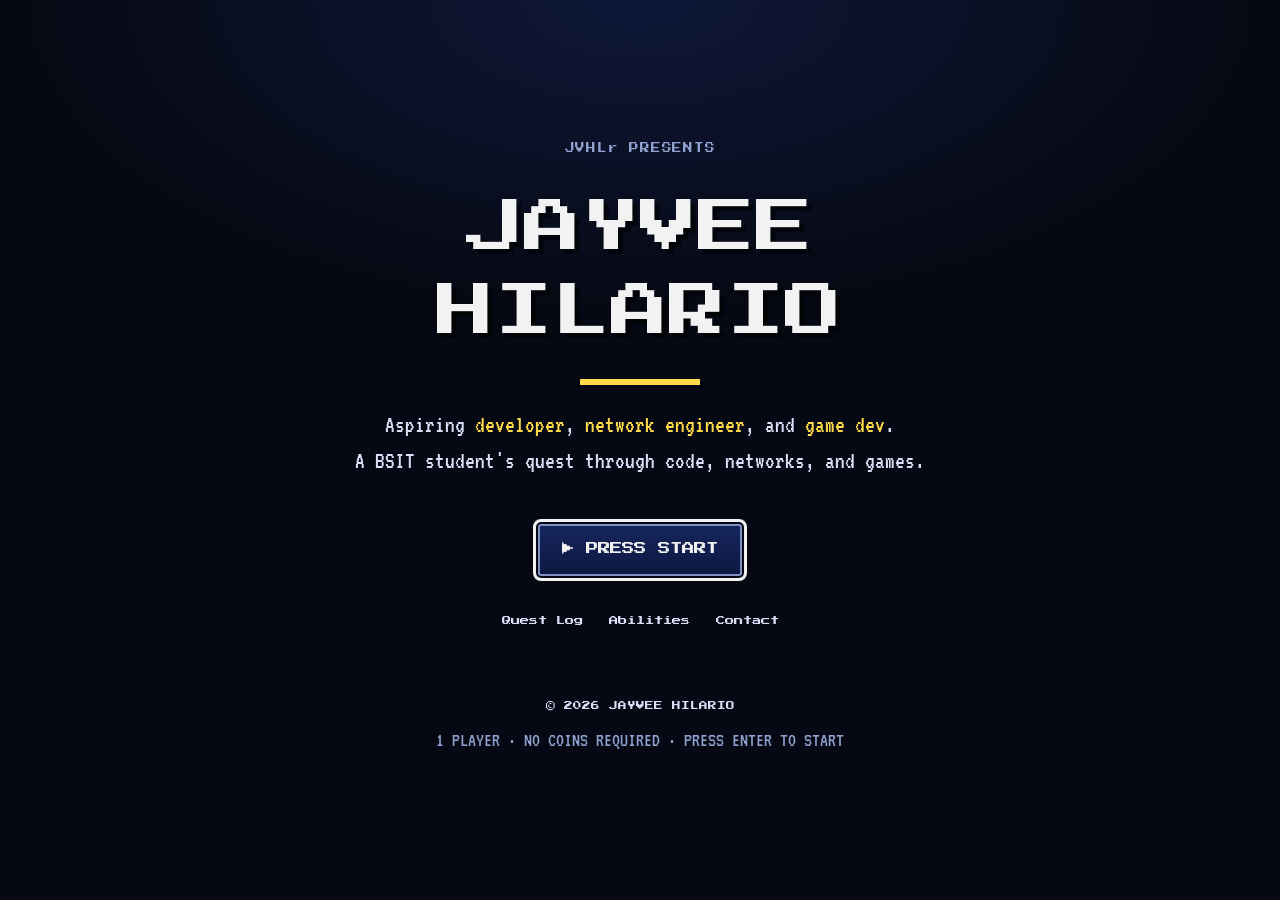
<file: index.html>
<!DOCTYPE html>
<html lang="en">

<head>
  <meta charset="UTF-8">
  <meta name="viewport" content="width=device-width, initial-scale=1.0">
  <meta name="description"
    content="Jayvee Hilario: BSIT student and aspiring developer. Press start to enter the portfolio.">
  <title>Jayvee Hilario | Press Start</title>
  <link rel="stylesheet" href="css/styles.css?v=3">
  <link rel="icon" type="image/png" href="[data-uri]">
</head>

<body>

  <main class="title-screen">
    <p class="title__presents">JVHLr PRESENTS</p>

    <h1 class="title__logo">JAYVEE<br>HILARIO</h1>
    <div class="title__rule" aria-hidden="true"></div>

    <p class="title__tag">
      Aspiring <b>developer</b>, <b>network engineer</b>, and <b>game dev</b>.<br>
      A BSIT student's quest through code, networks, and games.
    </p>

    <a class="title__start win" href="portfolio.html">&#9654; PRESS START</a>

    <nav class="title__menu" aria-label="Quick entry">
      <a class="title__opt" href="portfolio.html#projects">Quest Log</a>
      <a class="title__opt" href="portfolio.html#skills">Abilities</a>
      <a class="title__opt" href="portfolio.html#contact">Contact</a>
    </nav>

    <p class="title__foot">
      <span class="title__copy">&copy; 2026 JAYVEE HILARIO</span><br>
      1 PLAYER &middot; NO COINS REQUIRED &middot; PRESS ENTER TO START
    </p>
  </main>

  <script>
    document.addEventListener('keydown', function (e) {
      if (e.key === 'Enter') window.location.href = 'portfolio.html';
    });
  </script>
</body>

</html>
</file>
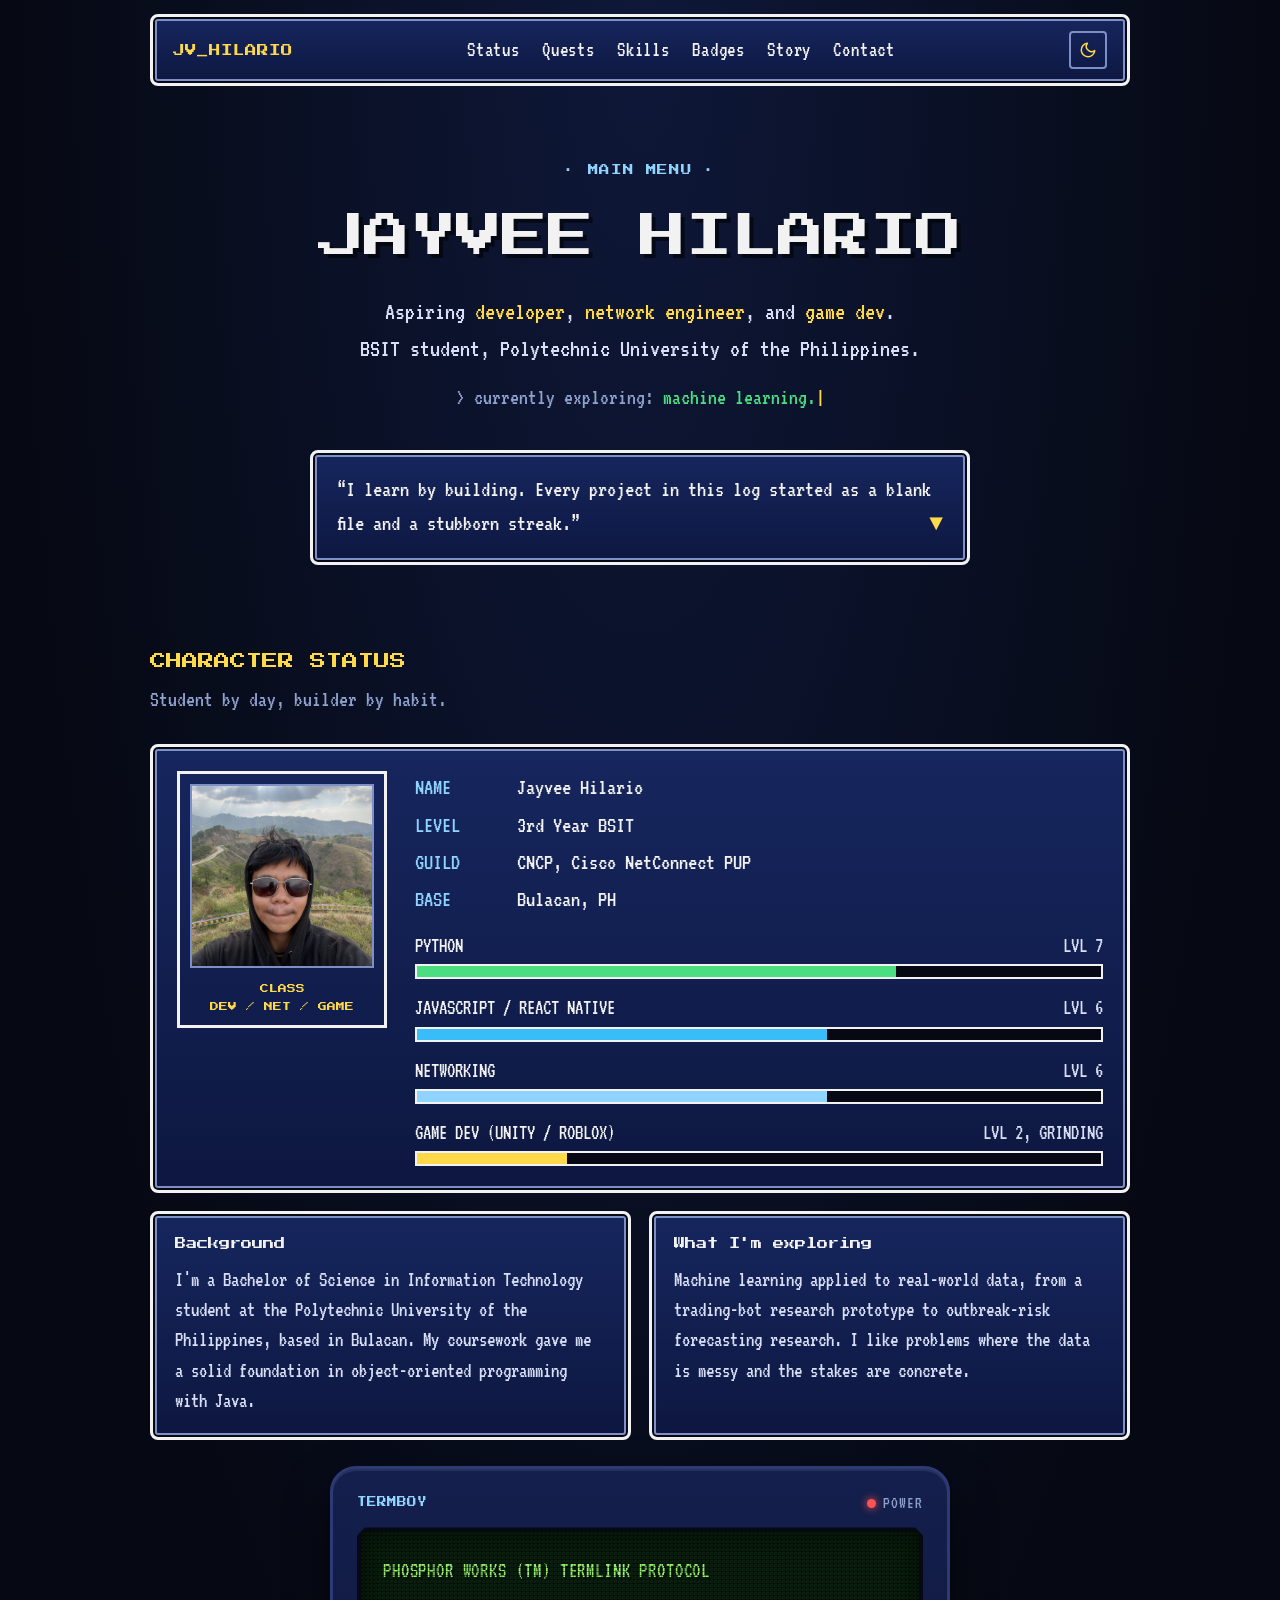
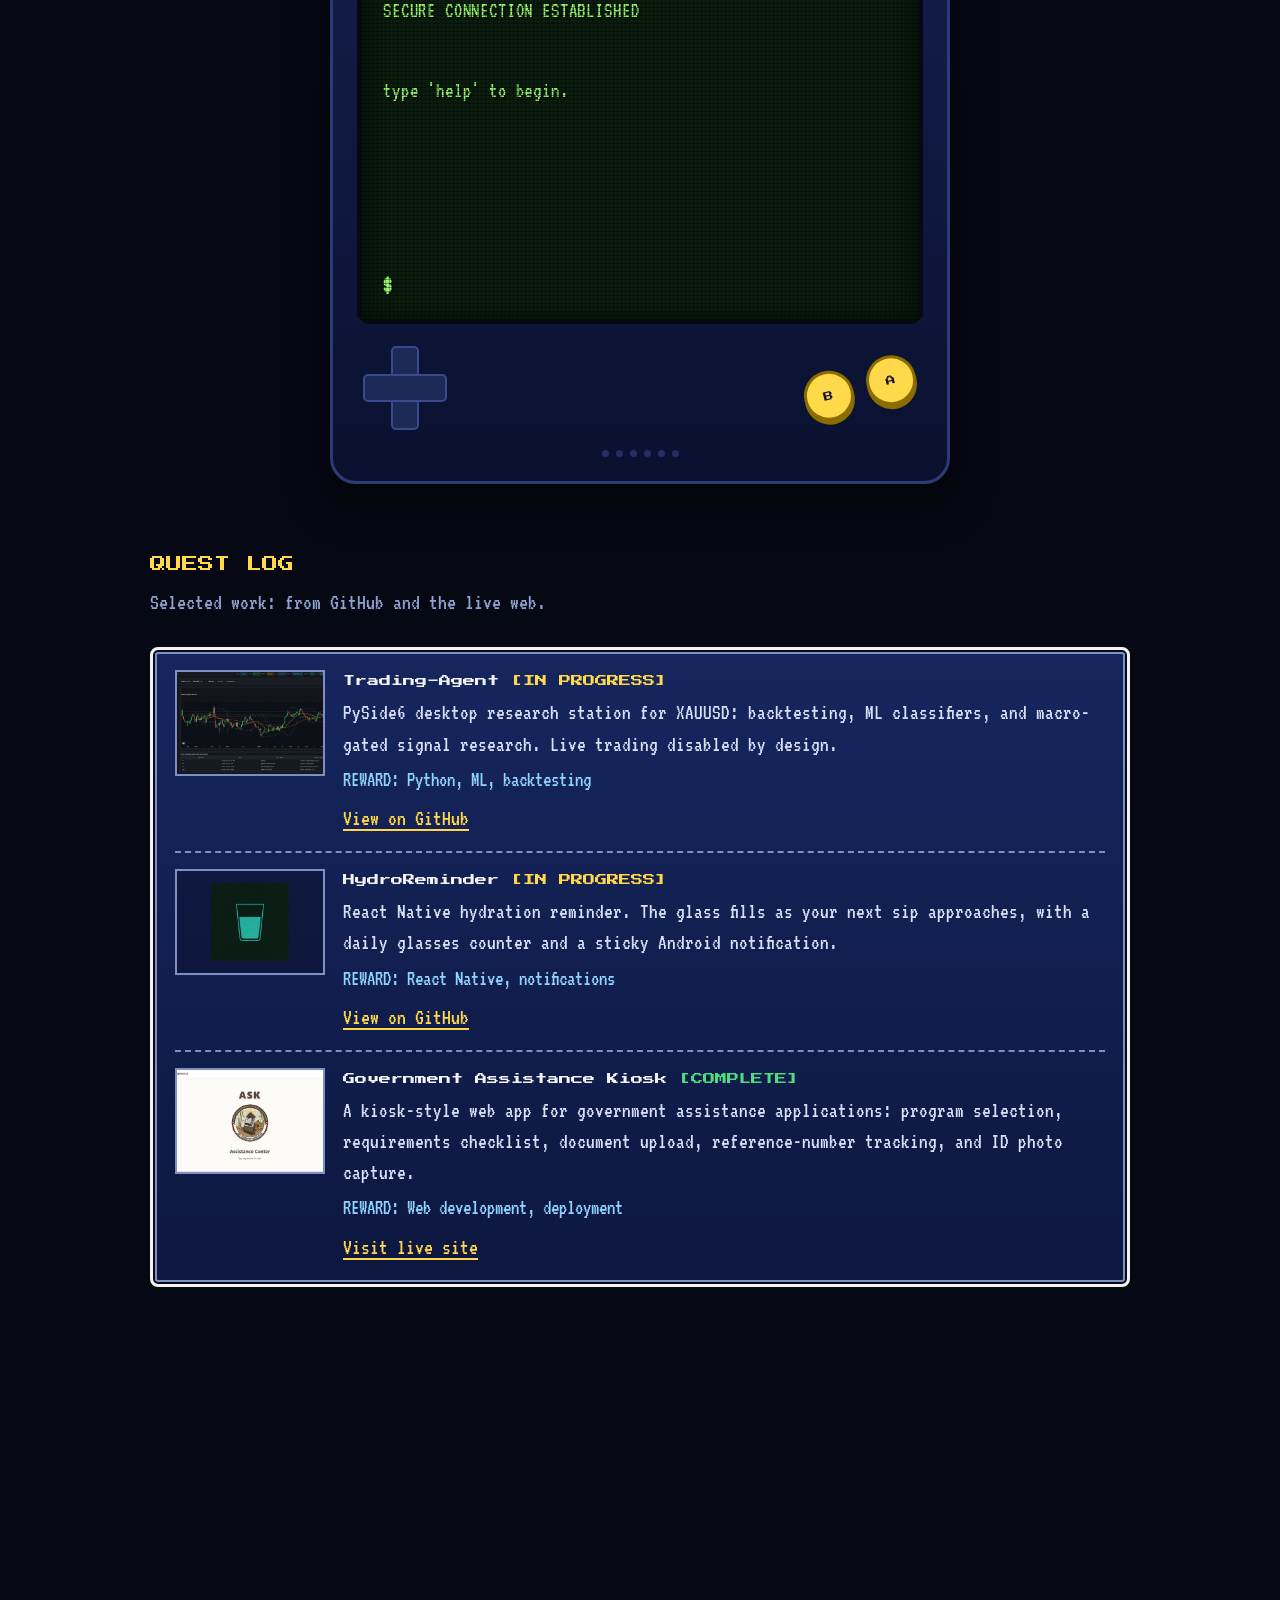
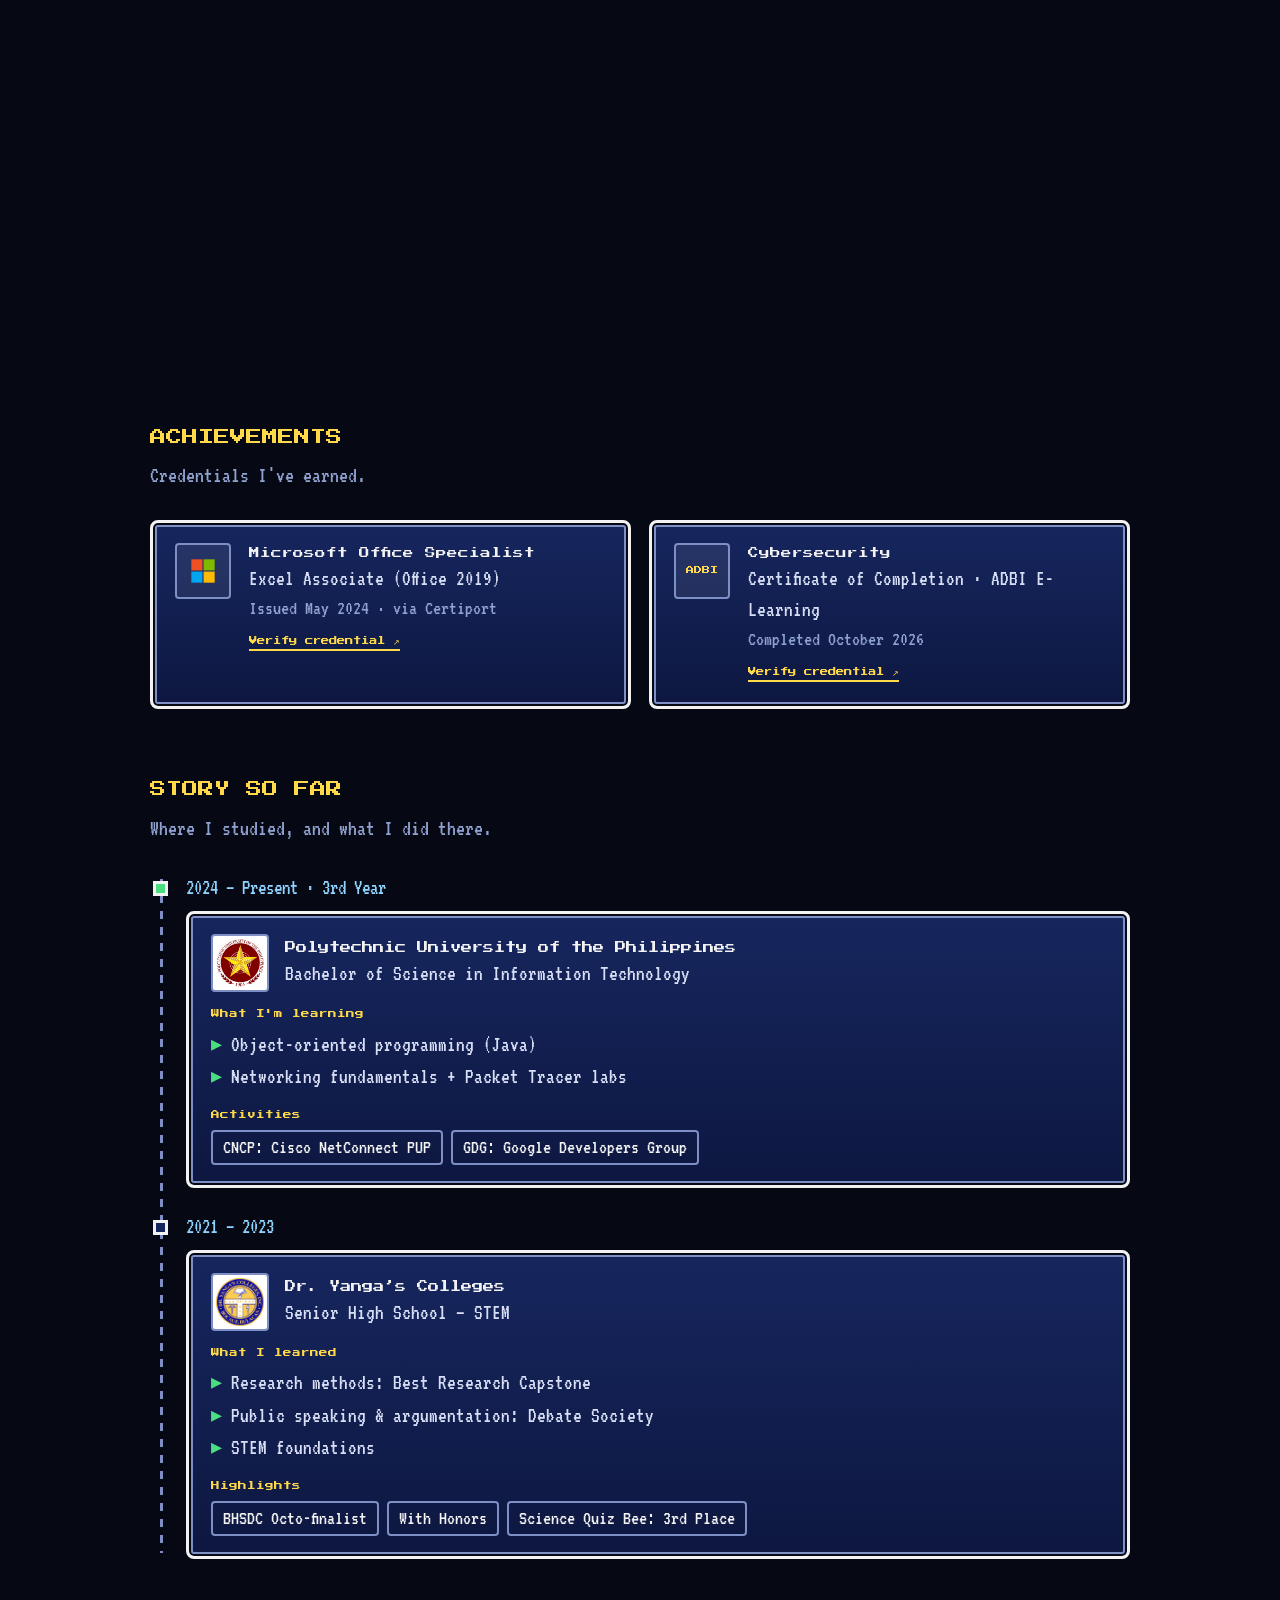
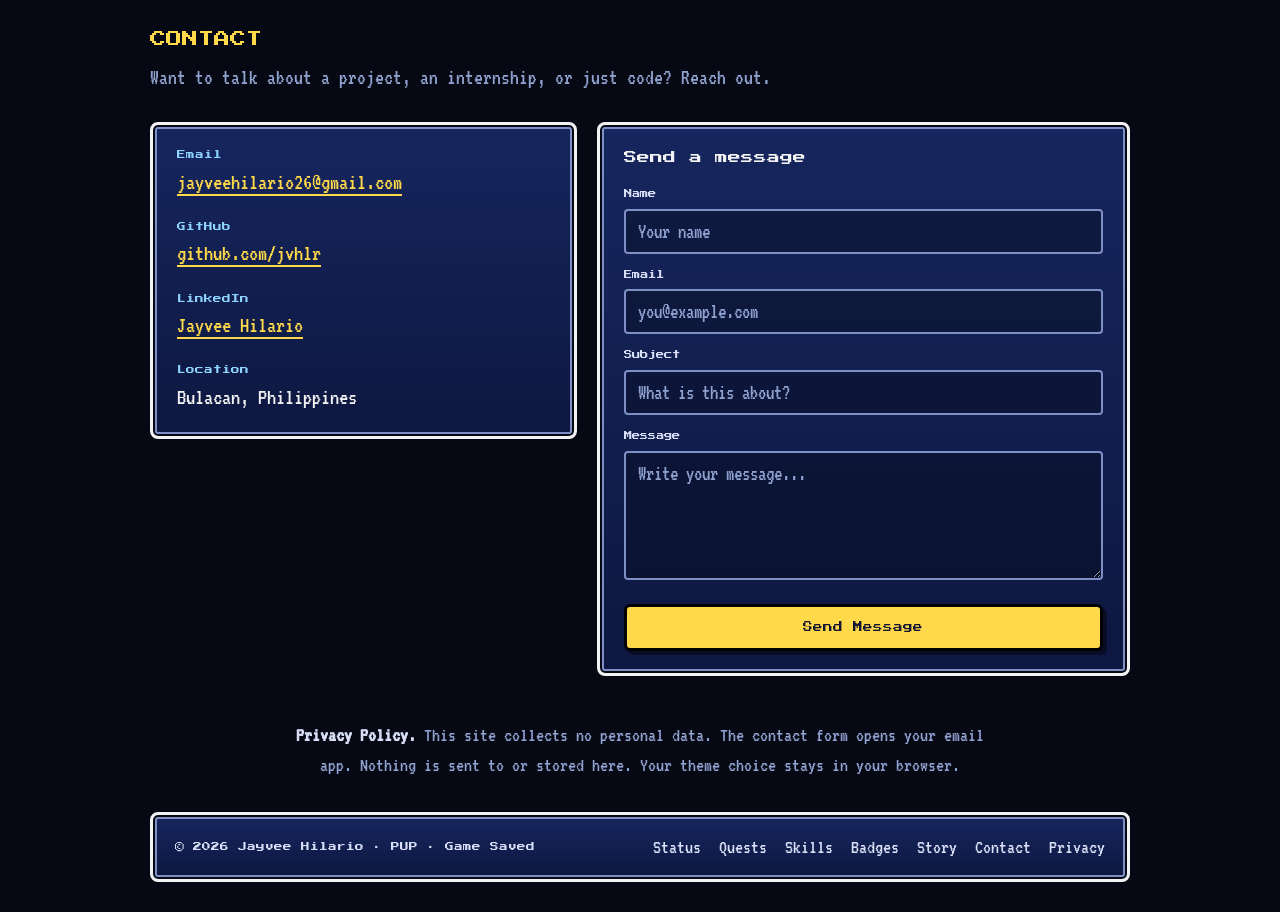
<file: portfolio.html>
<!DOCTYPE html>
<html lang="en">

<head>
  <meta charset="UTF-8">
  <meta name="viewport" content="width=device-width, initial-scale=1.0">
  <meta name="description"
    content="Jayvee Hilario: BSIT student and aspiring developer. Projects, skills, and contact.">
  <title>Jayvee Hilario | Developer Portfolio</title>
  <link rel="stylesheet" href="css/styles.css?v=3">
  <link rel="icon" type="image/png" href="[data-uri]">
</head>

<body>

  <a href="#main" class="skip-link">Skip to content</a>

  <div class="progress" aria-hidden="true"><div class="progress__bar"></div></div>

  <!-- ═══ NAV ═══ -->
  <nav class="nav" aria-label="Main navigation">
    <div class="container">
      <div class="nav__inner win">
        <a href="index.html" class="nav__brand" title="Back to title screen">JV_HILARIO</a>
        <button class="nav__toggle" aria-label="Toggle menu">Menu</button>
        <ul class="nav__links">
          <li><a href="#about" class="nav__link">Status</a></li>
          <li><a href="#projects" class="nav__link">Quests</a></li>
          <li><a href="#skills" class="nav__link">Skills</a></li>
          <li><a href="#certifications" class="nav__link">Badges</a></li>
          <li><a href="#education" class="nav__link">Story</a></li>
          <li><a href="#contact" class="nav__link">Contact</a></li>
        </ul>
        <button type="button" id="theme-toggle" class="theme-toggle" aria-label="Toggle light and dark mode">
          <svg class="theme-toggle__moon" width="18" height="18" viewBox="0 0 24 24" fill="none" stroke="currentColor" stroke-width="2" stroke-linecap="round" stroke-linejoin="round" aria-hidden="true"><path d="M21 12.79A9 9 0 1 1 11.21 3 7 7 0 0 0 21 12.79z"/></svg>
          <svg class="theme-toggle__sun" width="18" height="18" viewBox="0 0 24 24" fill="none" stroke="currentColor" stroke-width="2" stroke-linecap="round" stroke-linejoin="round" aria-hidden="true"><circle cx="12" cy="12" r="5"/><line x1="12" y1="1" x2="12" y2="3"/><line x1="12" y1="21" x2="12" y2="23"/><line x1="4.22" y1="4.22" x2="5.64" y2="5.64"/><line x1="18.36" y1="18.36" x2="19.78" y2="19.78"/><line x1="1" y1="12" x2="3" y2="12"/><line x1="21" y1="12" x2="23" y2="12"/><line x1="4.22" y1="19.78" x2="5.64" y2="18.36"/><line x1="18.36" y1="5.64" x2="19.78" y2="4.22"/></svg>
        </button>
      </div>
    </div>
  </nav>

  <main id="main">

    <!-- ═══ HERO / MAIN MENU ═══ -->
    <section class="hero" id="top">
      <div class="container">
        <p class="hero__tag">&middot; MAIN MENU &middot;</p>
        <h1 class="hero__heading">JAYVEE HILARIO</h1>
        <p class="hero__roles">
          Aspiring <b>developer</b>, <b>network engineer</b>, and <b>game dev</b>.<br>
          BSIT student, Polytechnic University of the Philippines.
        </p>
        <p class="hero__typed">
          <span class="typed-prefix">&gt; currently exploring:&nbsp;</span><span id="typed-text"></span><span class="typed-cursor" aria-hidden="true">|</span>
        </p>
        <div class="dialog win">
          <p>&ldquo;I learn by building. Every project in this log started as a blank
          file and a stubborn streak.&rdquo; <span class="dialog__next" aria-hidden="true">&#9660;</span></p>
        </div>
      </div>
    </section>

    <!-- ═══ ABOUT / CHARACTER STATUS ═══ -->
    <section class="section" id="about">
      <div class="container">
        <h2 class="section-title fade-in">CHARACTER STATUS</h2>
        <p class="section-subtitle fade-in">
          Student by day, builder by habit.
        </p>

        <div class="status win fade-in">
          <div class="status__photo-box">
            <img class="status__photo" src="[data-uri]" alt="Portrait of Jayvee Hilario">
            <p class="status__class">CLASS<br>DEV / NET / GAME</p>
          </div>
          <div class="status__main">
            <p class="kv"><span class="k">NAME</span><span>Jayvee Hilario</span></p>
            <p class="kv"><span class="k">LEVEL</span><span>3rd Year BSIT</span></p>
            <p class="kv"><span class="k">GUILD</span><span>CNCP, Cisco NetConnect PUP</span></p>
            <p class="kv"><span class="k">BASE</span><span>Bulacan, PH</span></p>

            <div class="stat">
              <div class="stat__row"><span>PYTHON</span><span class="lvl">LVL 7</span></div>
              <div class="bar bar--hp"><i style="width:70%"></i></div>
            </div>
            <div class="stat">
              <div class="stat__row"><span>JAVASCRIPT / REACT NATIVE</span><span class="lvl">LVL 6</span></div>
              <div class="bar bar--mp"><i style="width:60%"></i></div>
            </div>
            <div class="stat">
              <div class="stat__row"><span>NETWORKING</span><span class="lvl">LVL 6</span></div>
              <div class="bar bar--nt"><i style="width:60%"></i></div>
            </div>
            <div class="stat">
              <div class="stat__row"><span>GAME DEV (UNITY / ROBLOX)</span><span class="lvl">LVL 2, GRINDING</span></div>
              <div class="bar bar--xp"><i style="width:22%"></i></div>
            </div>
          </div>
        </div>

        <div class="features features--two about-cards stagger">
          <article class="feature win">
            <h3 class="feature__title">Background</h3>
            <p class="feature__text">
              I'm a Bachelor of Science in Information Technology student at the
              Polytechnic University of the Philippines, based in Bulacan.
              My coursework gave me a solid foundation in object-oriented
              programming with Java.
            </p>
          </article>

          <article class="feature win">
            <h3 class="feature__title">What I'm exploring</h3>
            <p class="feature__text">
              Machine learning applied to real-world data, from a trading-bot
              research prototype to outbreak-risk forecasting research. I like
              problems where the data is messy and the stakes are concrete.
            </p>
          </article>
        </div>

        <div class="terminal fade-in">
          <div class="terminal__brand">
            <span class="terminal__name">TERMBOY</span>
            <span class="terminal__power-wrap"><span class="terminal__power" aria-hidden="true"></span>POWER</span>
          </div>
          <div class="terminal__screen">
            <div class="terminal__body" id="terminal-body" aria-live="polite">
              <div class="terminal__output">PHOSPHOR WORKS (TM) TERMLINK PROTOCOL</div>
              <div class="terminal__output">SECURE CONNECTION ESTABLISHED</div>
              <div class="terminal__output">&nbsp;</div>
              <div class="terminal__output">type &apos;help&apos; to begin.</div>
            </div>
            <div class="terminal__input-row">
              <span class="terminal__prompt">$</span>
              <input type="text" id="terminal-input" class="terminal__input" autocomplete="off" autocapitalize="off" spellcheck="false" aria-label="Type a terminal command">
            </div>
          </div>
          <div class="terminal__controls">
            <div class="terminal__dpad" aria-hidden="true"></div>
            <div class="terminal__ab">
              <button type="button" class="terminal__btn" tabindex="-1" aria-label="Focus terminal input">B</button>
              <button type="button" class="terminal__btn" tabindex="-1" aria-label="Focus terminal input">A</button>
            </div>
          </div>
          <div class="terminal__speaker" aria-hidden="true"><i></i><i></i><i></i><i></i><i></i><i></i></div>
        </div>
      </div>
    </section>

    <!-- ═══ PROJECTS / QUEST LOG ═══ -->
    <section class="section" id="projects">
      <div class="container">
        <h2 class="section-title fade-in">QUEST LOG</h2>
        <p class="section-subtitle fade-in">
          Selected work: from GitHub and the live web.
        </p>

        <div class="win quest-log fade-in">
          <div id="project-grid">
            <article class="quest">
              <img class="quest__img" src="img/trading-agent-gui.jpg" alt="Trading-Agent Market Chart screen" loading="lazy">
              <div class="quest__body">
              <h3 class="quest__title">Trading-Agent <span class="quest__status quest__status--wip">[IN PROGRESS]</span></h3>
              <p class="quest__text">
                PySide6 desktop research station for XAUUSD: backtesting, ML
                classifiers, and macro-gated signal research. Live trading
                disabled by design.
              </p>
              <p class="quest__reward">REWARD: Python, ML, backtesting</p>
              <p class="quest__link">
                <a href="https://github.com/jvhlr/Trading-Agent" target="_blank" rel="noopener noreferrer">View on GitHub</a>
              </p>
            </div>
            </article>

            <article class="quest">
              <img class="quest__img quest__img--icon" src="img/hydroreminder-icon.png" alt="HydroReminder app icon" loading="lazy">
              <div class="quest__body">
              <h3 class="quest__title">HydroReminder <span class="quest__status quest__status--wip">[IN PROGRESS]</span></h3>
              <p class="quest__text">
                React Native hydration reminder. The glass fills as your next
                sip approaches, with a daily glasses counter and a sticky
                Android notification.
              </p>
              <p class="quest__reward">REWARD: React Native, notifications</p>
              <p class="quest__link">
                <a href="https://github.com/jvhlr/HydroReminder" target="_blank" rel="noopener noreferrer">View on GitHub</a>
              </p>
            </div>
            </article>

            <article class="quest">
              <img class="quest__img" src="img/kiosk-gui.jpg" alt="Government Assistance Kiosk welcome screen" loading="lazy">
              <div class="quest__body">
              <h3 class="quest__title">Government Assistance Kiosk <span class="quest__status">[COMPLETE]</span></h3>
              <p class="quest__text">
                A kiosk-style web app for government assistance applications:
                program selection, requirements checklist, document upload,
                reference-number tracking, and ID photo capture.
              </p>
              <p class="quest__reward">REWARD: Web development, deployment</p>
              <p class="quest__link">
                <a href="https://kioskkk.netlify.app/" target="_blank" rel="noopener noreferrer">Visit live site</a>
              </p>
            </div>
            </article>
          </div>
        </div>
      </div>
    </section>

    <!-- ═══ SKILLS / ABILITIES ═══ -->
    <section class="section" id="skills">
      <div class="container">
        <h2 class="section-title fade-in">ABILITIES</h2>
        <p class="section-subtitle fade-in">
          What I can actually ship with today.
        </p>

        <div class="features features--skills stagger">
          <article class="feature win">
            <h3 class="feature__title">Languages</h3>
            <div class="skill-chips">
              <button type="button" class="skill-chip" data-used="OOP coursework in Java">Java</button>
              <button type="button" class="skill-chip" data-used="Trading-Agent research prototype">Python</button>
              <button type="button" class="skill-chip" data-used="HydroReminder and this site">JavaScript</button>
            </div>
            <p class="feature__text skill-used">hover a skill to see where i used it</p>
          </article>

          <article class="feature win">
            <h3 class="feature__title">Web</h3>
            <div class="skill-chips">
              <button type="button" class="skill-chip" data-used="this portfolio, hand-written">HTML</button>
              <button type="button" class="skill-chip" data-used="this portfolio's dark theme">CSS</button>
              <button type="button" class="skill-chip" data-used="this portfolio, mobile included">Responsive layouts</button>
            </div>
            <p class="feature__text skill-used">hover a skill to see where i used it</p>
          </article>

          <article class="feature win">
            <h3 class="feature__title">Networking</h3>
            <div class="skill-chips">
              <button type="button" class="skill-chip" data-used="CNCP: Cisco NetConnect PUP">Networking</button>
              <button type="button" class="skill-chip" data-used="network labs and simulations in CNCP">Cisco Packet Tracer</button>
              <button type="button" class="skill-chip" data-used="networking fundamentals, CNCP">OSI Model</button>
            </div>
            <p class="feature__text skill-used">hover a skill to see where i used it</p>
          </article>

          <article class="feature win">
            <h3 class="feature__title">Tools</h3>
            <div class="skill-chips">
              <button type="button" class="skill-chip" data-used="version control on every project">Git</button>
              <button type="button" class="skill-chip" data-used="where all my code lives">GitHub</button>
              <button type="button" class="skill-chip" data-used="daily driver">VS Code</button>
              <button type="button" class="skill-chip" data-used="how i move fast, then verify">AI-assisted workflows</button>
            </div>
            <p class="feature__text skill-used">hover a skill to see where i used it</p>
          </article>

          <article class="feature win">
            <h3 class="feature__title">Exploring</h3>
            <div class="skill-chips">
              <button type="button" class="skill-chip" data-used="Trading-Agent classifiers">Machine learning</button>
              <button type="button" class="skill-chip" data-used="Trading-Agent backtest engine">Backtesting</button>
              <button type="button" class="skill-chip" data-used="collectors and stores in Trading-Agent">Data pipelines</button>
              <button type="button" class="skill-chip" data-used="learning on my own time">Unity</button>
              <button type="button" class="skill-chip" data-used="learning on my own time">Roblox Studio</button>
            </div>
            <p class="feature__text skill-used">hover a skill to see where i used it</p>
          </article>
        </div>
      </div>
    </section>

    <!-- ═══ CERTIFICATIONS / ACHIEVEMENTS ═══ -->
    <section class="section" id="certifications">
      <div class="container">
        <h2 class="section-title fade-in">ACHIEVEMENTS</h2>
        <p class="section-subtitle fade-in">
          Credentials I've earned.
        </p>

        <div class="cert-grid stagger">
          <article class="cert-card win">
            <span class="cert-logo" aria-hidden="true">
              <svg width="28" height="28" viewBox="0 0 24 24" aria-hidden="true"><rect x="2" y="2" width="9.5" height="9.5" fill="#f25022"/><rect x="12.5" y="2" width="9.5" height="9.5" fill="#7fba00"/><rect x="2" y="12.5" width="9.5" height="9.5" fill="#00a4ef"/><rect x="12.5" y="12.5" width="9.5" height="9.5" fill="#ffb900"/></svg>
            </span>
            <div class="cert-card__text">
              <h3 class="cert-card__title">Microsoft Office Specialist</h3>
              <p class="cert-card__detail">Excel Associate (Office 2019)</p>
              <p class="cert-card__meta">Issued May 2024 &middot; via Certiport</p>
              <a class="cert-card__verify" href="https://www.credly.com/badges/d2aabe0f-3e57-462a-8a1d-1a40502e9721/public_url" target="_blank" rel="noopener">Verify credential &#8599;</a>
            </div>
          </article>
          <article class="cert-card win">
            <span class="cert-logo cert-logo--text" aria-hidden="true">ADBI</span>
            <div class="cert-card__text">
              <h3 class="cert-card__title">Cybersecurity</h3>
              <p class="cert-card__detail">Certificate of Completion &middot; ADBI E-Learning</p>
              <p class="cert-card__meta">Completed October 2026</p>
              <a class="cert-card__verify" href="https://elearning-adbi.org/certificate-verifier/?&amp;code=205833-179-130-6940" target="_blank" rel="noopener">Verify credential &#8599;</a>
            </div>
          </article>
        </div>
      </div>
    </section>

    <!-- ═══ EDUCATION / STORY SO FAR ═══ -->
    <section class="section" id="education">
      <div class="container">
        <h2 class="section-title fade-in">STORY SO FAR</h2>
        <p class="section-subtitle fade-in">
          Where I studied, and what I did there.
        </p>

        <div class="timeline stagger">
          <div class="timeline__item">
            <span class="timeline__dot timeline__dot--now" aria-hidden="true"></span>
            <p class="timeline__years">2024 &ndash; Present &middot; 3rd Year</p>
            <article class="timeline__card win">
              <div class="edu-head">
                <span class="edu-logo"><img src="img/pup-seal.png" alt="PUP seal" width="64" height="64"></span>
                <div class="edu-head__text">
                  <h3 class="edu-school">Polytechnic University of the Philippines</h3>
                  <p class="edu-program">Bachelor of Science in Information Technology</p>
                </div>
              </div>
              <h4 class="timeline__subhead">What I'm learning</h4>
              <ul class="timeline__list">
                <li>Object-oriented programming (Java)</li>
                <li>Networking fundamentals + Packet Tracer labs</li>
              </ul>
              <h4 class="timeline__subhead">Activities</h4>
              <ul class="timeline__tags">
                <li>CNCP: Cisco NetConnect PUP</li>
                <li>GDG: Google Developers Group</li>
              </ul>
            </article>
          </div>

          <div class="timeline__item">
            <span class="timeline__dot" aria-hidden="true"></span>
            <p class="timeline__years">2021 &ndash; 2023</p>
            <article class="timeline__card win">
              <div class="edu-head">
                <span class="edu-logo"><img src="img/dyci-seal.png" alt="Dr. Yanga's Colleges seal" width="64" height="64"></span>
                <div class="edu-head__text">
                  <h3 class="edu-school">Dr. Yanga&rsquo;s Colleges</h3>
                  <p class="edu-program">Senior High School &ndash; STEM</p>
                </div>
              </div>
              <h4 class="timeline__subhead">What I learned</h4>
              <ul class="timeline__list">
                <li>Research methods: Best Research Capstone</li>
                <li>Public speaking &amp; argumentation: Debate Society</li>
                <li>STEM foundations</li>
              </ul>
              <h4 class="timeline__subhead">Highlights</h4>
              <ul class="timeline__tags">
                <li>BHSDC Octo-finalist</li>
                <li>With Honors</li>
                <li>Science Quiz Bee: 3rd Place</li>
              </ul>
            </article>
          </div>
        </div>
      </div>
    </section>

    <!-- ═══ CONTACT ═══ -->
    <section class="section" id="contact">
      <div class="container">
        <h2 class="section-title fade-in">CONTACT</h2>
        <p class="section-subtitle fade-in">
          Want to talk about a project, an internship, or just code? Reach out.
        </p>

        <div class="contact-grid">

          <div class="contact-list win fade-in">
            <div class="contact-item">
              <p class="contact-item__label">Email</p>
              <p class="contact-item__value">
                <a href="mailto:jayveehilario26@gmail.com">jayveehilario26@gmail.com</a>
              </p>
            </div>

            <div class="contact-item">
              <p class="contact-item__label">GitHub</p>
              <p class="contact-item__value">
                <a href="https://github.com/jvhlr" target="_blank"
                  rel="noopener noreferrer">github.com/jvhlr</a>
              </p>
            </div>

            <div class="contact-item">
              <p class="contact-item__label">LinkedIn</p>
              <p class="contact-item__value">
                <a href="https://www.linkedin.com/in/jayvee-hilario-82aa0b325/" target="_blank"
                  rel="noopener noreferrer">Jayvee Hilario</a>
              </p>
            </div>

            <div class="contact-item">
              <p class="contact-item__label">Location</p>
              <p class="contact-item__value">Bulacan, Philippines</p>
            </div>
          </div>

          <div class="fade-in">
            <form class="contact-form win" id="contact-form" novalidate>
              <h2 class="contact-form__title">Send a message</h2>

              <div class="form-group">
                <label for="form-name">Name</label>
                <input type="text" id="form-name" name="name" placeholder="Your name" required autocomplete="name">
              </div>

              <div class="form-group">
                <label for="form-email">Email</label>
                <input type="email" id="form-email" name="email" placeholder="you@example.com" required
                  autocomplete="email">
              </div>

              <div class="form-group">
                <label for="form-subject">Subject</label>
                <input type="text" id="form-subject" name="subject" placeholder="What is this about?">
              </div>

              <div class="form-group">
                <label for="form-message">Message</label>
                <textarea id="form-message" name="message" placeholder="Write your message..." rows="5"
                  required></textarea>
              </div>

              <button type="submit" class="btn btn--primary" style="width: 100%; text-align: center;">Send
                Message</button>
            </form>
          </div>

        </div>
      </div>
    </section>

  </main>

  <!-- ═══ PRIVACY POLICY ═══ -->
  <section class="privacy" id="privacy">
    <div class="container">
      <p class="privacy__text"><strong>Privacy Policy.</strong> This site collects no personal data. The contact form opens your email app. Nothing is sent to or stored here. Your theme choice stays in your browser.</p>
    </div>
  </section>

  <!-- ═══ FOOTER ═══ -->
  <footer class="footer">
    <div class="container">
      <div class="footer__inner win">
        <p class="footer__text">&copy; 2026 Jayvee Hilario &middot; PUP &middot; Game Saved</p>
        <ul class="footer__links">
          <li><a href="#about" class="footer__link">Status</a></li>
          <li><a href="#projects" class="footer__link">Quests</a></li>
          <li><a href="#skills" class="footer__link">Skills</a></li>
          <li><a href="#certifications" class="footer__link">Badges</a></li>
          <li><a href="#education" class="footer__link">Story</a></li>
          <li><a href="#contact" class="footer__link">Contact</a></li>
          <li><a href="#privacy" class="footer__link">Privacy</a></li>
        </ul>
      </div>
    </div>
  </footer>

  <button type="button" id="back-to-top" class="back-to-top" aria-label="Back to top">
    <svg width="18" height="18" viewBox="0 0 24 24" fill="none" stroke="currentColor" stroke-width="2" stroke-linecap="round" stroke-linejoin="round" aria-hidden="true"><line x1="12" y1="19" x2="12" y2="5"/><polyline points="5 12 12 5 19 12"/></svg>
  </button>

  <script src="js/main.js" defer></script>
</body>

</html>
</file>
<file: css/styles.css>
/* ============================================================
   Jayvee Hilario: RPG Quest Log Portfolio
   JRPG menu windows, pixel type, character status, quest log.
   ============================================================ */

@import url('https://fonts.googleapis.com/css2?family=Press+Start+2P&family=VT323&display=swap');

/* ============================================================
   1. DESIGN TOKENS
   ============================================================ */
:root {
  --bg: #060913;
  --win-bg: linear-gradient(180deg, #16265e 0%, #0d1740 100%);
  --win-border: #f2f2f2;
  --win-inner: #7d8fc4;
  --win-gap: #060913;

  --text: #f2f2f2;
  --text-dim: #d7def5;
  --muted: #8fa1cf;

  --yellow: #ffd94a;
  --cyan: #8fd3ff;
  --green: #4ade80;
  --blue: #38bdf8;
  --red: #ff8f8f;

  --bar-track: #060913;
  --field-bg: rgba(0, 0, 0, 0.28);
  --edge: #000000;

  --font-pixel: 'Press Start 2P', monospace;
  --font-sans: 'VT323', 'Courier New', monospace;
  --font-mono: 'VT323', 'Courier New', monospace;

  --text-base: 1.22rem;
  --radius: 8px;
  --text-muted: #8fa1cf;

  --sp-1: 0.25rem;
  --sp-2: 0.5rem;
  --sp-3: 0.75rem;
  --sp-4: 1rem;
  --sp-5: 1.25rem;
  --sp-6: 1.5rem;
  --sp-8: 2rem;
  --sp-10: 2.5rem;
  --sp-12: 3rem;
  --sp-16: 4rem;
  --sp-20: 5rem;
  --sp-24: 6rem;
  --sp-32: 8rem;

  --nav-height: 4.25rem;
  --max-width: 1020px;
  --transition: 200ms ease;
}

:root[data-theme="light"] {
  --bg: #b7c2e6;
  --win-bg: linear-gradient(180deg, #eef2ff 0%, #d3ddff 100%);
  --win-border: #16265e;
  --win-inner: #7d8fc4;
  --win-gap: #f4f7ff;

  --text: #101736;
  --text-dim: #26315e;
  --muted: #4a5a8f;

  --yellow: #9a7b00;
  --cyan: #005f8f;
  --green: #0d7a3d;
  --blue: #0369a1;
  --red: #b3261e;

  --bar-track: #ffffff;
  --field-bg: rgba(255, 255, 255, 0.55);
  --edge: #101736;
  --text-muted: #4a5a8f;
}

/* ============================================================
   2. RESET & BASE
   ============================================================ */
*,
*::before,
*::after {
  margin: 0;
  padding: 0;
  box-sizing: border-box;
}

html {
  scroll-behavior: smooth;
}

body {
  font-family: var(--font-sans);
  font-size: 22px;
  line-height: 1.45;
  color: var(--text);
  background: var(--bg);
  background-image: radial-gradient(ellipse 70% 50% at 50% 0%, rgba(22, 38, 94, 0.5), transparent 70%);
  -webkit-font-smoothing: antialiased;
}

:root[data-theme="light"] body {
  background-image: radial-gradient(ellipse 70% 50% at 50% 0%, rgba(255, 255, 255, 0.5), transparent 70%);
}

::selection {
  background: var(--yellow);
  color: #141433;
}

:focus-visible {
  outline: 2px dashed var(--yellow);
  outline-offset: 3px;
}

.container {
  max-width: var(--max-width);
  margin: 0 auto;
  padding: 0 20px;
}

.skip-link {
  position: absolute;
  left: -9999px;
  top: 0;
  background: var(--yellow);
  color: #141433;
  padding: 10px 16px;
  z-index: 500;
  font-family: var(--font-pixel);
  font-size: 0.6rem;
}
.skip-link:focus {
  left: 12px;
  top: 12px;
}

img {
  max-width: 100%;
}

a {
  color: var(--yellow);
}

/* the JRPG window panel */
.win {
  background: var(--win-bg);
  border: 3px solid var(--win-border);
  border-radius: 8px;
  box-shadow: inset 0 0 0 2px var(--win-gap), inset 0 0 0 4px var(--win-inner);
}

/* ============================================================
   3. READING PROGRESS
   ============================================================ */
.progress {
  position: fixed;
  top: 0;
  left: 0;
  right: 0;
  height: 3px;
  z-index: 999;
  background: transparent;
}

.progress__bar {
  height: 100%;
  background: var(--yellow);
  width: 0%;
  transition: width 50ms linear;
}

/* ============================================================
   4. NAVIGATION (menu bar window)
   ============================================================ */
.nav {
  position: sticky;
  top: 14px;
  z-index: 400;
  margin-top: 14px;
}

.nav__inner {
  display: flex;
  align-items: center;
  justify-content: space-between;
  gap: var(--sp-4);
  padding: 14px 20px;
  position: relative;
}

.nav__brand {
  font-family: var(--font-pixel);
  font-size: 0.72rem;
  color: var(--yellow);
  text-decoration: none;
  white-space: nowrap;
}

.nav__links {
  display: flex;
  gap: 22px;
  list-style: none;
  align-items: center;
}

.nav__link {
  color: var(--text);
  text-decoration: none;
  font-size: 21px;
  letter-spacing: 0.04em;
}

.nav__link:hover {
  color: var(--yellow);
}

.nav__link:hover::before {
  content: "\25B6  ";
  color: var(--yellow);
}

.nav__toggle {
  display: none;
  font-family: var(--font-pixel);
  font-size: 0.55rem;
  background: transparent;
  color: var(--text);
  border: 2px solid var(--win-inner);
  border-radius: 4px;
  padding: 9px 10px;
  cursor: pointer;
}

.theme-toggle {
  display: inline-flex;
  align-items: center;
  justify-content: center;
  width: 38px;
  height: 38px;
  background: transparent;
  color: var(--yellow);
  border: 2px solid var(--win-inner);
  border-radius: 4px;
  cursor: pointer;
  flex-shrink: 0;
}
.theme-toggle:hover {
  border-color: var(--yellow);
}
:root[data-theme="light"] .theme-toggle__moon {
  display: none;
}
:root:not([data-theme="light"]) .theme-toggle__sun {
  display: none;
}

/* ============================================================
   5. HERO (main menu)
   ============================================================ */
.hero {
  text-align: center;
  padding: 76px 0 26px;
}

.hero > .container > * {
  animation: heroFadeIn 0.7s ease both;
}
.hero > .container > *:nth-child(2) { animation-delay: 0.08s; }
.hero > .container > *:nth-child(3) { animation-delay: 0.16s; }
.hero > .container > *:nth-child(4) { animation-delay: 0.24s; }
.hero > .container > *:nth-child(5) { animation-delay: 0.32s; }

@keyframes heroFadeIn {
  from { opacity: 0; transform: translateY(24px); }
  to { opacity: 1; transform: translateY(0); }
}

.hero__tag {
  font-family: var(--font-pixel);
  font-size: 0.66rem;
  color: var(--cyan);
  letter-spacing: 0.06em;
  margin-bottom: 26px;
}

.hero__heading {
  font-family: var(--font-pixel);
  font-size: clamp(1.65rem, 5.6vw, 2.9rem);
  font-weight: 400;
  line-height: 1.5;
  color: var(--text);
  text-shadow: 4px 4px 0 rgba(0, 0, 0, 0.55);
  margin-bottom: 20px;
}
:root[data-theme="light"] .hero__heading {
  text-shadow: 4px 4px 0 rgba(16, 23, 54, 0.18);
}

.hero__roles {
  font-size: 25px;
  color: var(--text-dim);
  line-height: 1.5;
}
.hero__roles b {
  color: var(--yellow);
  font-weight: normal;
}

.hero__typed {
  margin-top: 14px;
  font-size: 22px;
  color: var(--muted);
}
#typed-text {
  color: var(--green);
}
.typed-cursor {
  color: var(--yellow);
  animation: arcadeBlink 1s steps(1) infinite;
}
@keyframes arcadeBlink {
  50% { opacity: 0; }
}

.dialog {
  max-width: 660px;
  margin: 36px auto 0;
  padding: 20px 24px;
  text-align: left;
  font-size: 23px;
  line-height: 1.5;
  color: var(--text);
}
.dialog__next {
  float: right;
  color: var(--yellow);
  animation: dialogBob 0.8s steps(2) infinite;
}
@keyframes dialogBob {
  50% { transform: translateY(3px); }
}

/* ============================================================
   6. SECTIONS
   ============================================================ */
.section {
  padding: 58px 0 10px;
  scroll-margin-top: 96px;
}

.section-title {
  font-family: var(--font-pixel);
  font-size: 1rem;
  font-weight: 400;
  line-height: 1.6;
  color: var(--yellow);
  margin-bottom: 10px;
}

.section-subtitle {
  font-size: 22px;
  color: var(--muted);
  margin-bottom: 28px;
}

/* ============================================================
   7. CHARACTER STATUS
   ============================================================ */
.status {
  display: grid;
  grid-template-columns: 210px 1fr;
  gap: 28px;
  padding: 24px;
}

.status__photo-box {
  border: 3px solid var(--win-border);
  padding: 10px;
  text-align: center;
  align-self: start;
}
.status__photo {
  display: block;
  width: 100%;
  aspect-ratio: 1;
  object-fit: cover;
  border: 2px solid var(--win-inner);
}
.status__class {
  font-family: var(--font-pixel);
  font-size: 0.55rem;
  line-height: 2;
  color: var(--yellow);
  margin-top: 12px;
}

.kv {
  display: flex;
  gap: 14px;
  font-size: 23px;
  margin-bottom: 4px;
}
.kv .k {
  color: var(--cyan);
  min-width: 88px;
}

.stat {
  margin-top: 14px;
}
.stat__row {
  display: flex;
  justify-content: space-between;
  font-size: 21px;
}
.stat__row .lvl {
  color: var(--text-dim);
}
.bar {
  height: 15px;
  border: 2px solid var(--win-border);
  background: var(--bar-track);
  margin-top: 3px;
}
.bar i {
  display: block;
  height: 100%;
}
.bar--hp i { background: var(--green); }
.bar--mp i { background: var(--blue); }
.bar--xp i { background: var(--yellow); }
.bar--nt i { background: var(--cyan); }

/* ============================================================
   8. FEATURE WINDOWS (about cards, skills)
   ============================================================ */
.features {
  display: grid;
  gap: 18px;
}
.features--three {
  grid-template-columns: repeat(3, 1fr);
}
.features--two {
  grid-template-columns: repeat(2, 1fr);
}
.features--skills {
  grid-template-columns: repeat(auto-fit, minmax(290px, 1fr));
}

.feature {
  padding: 20px 22px;
}
.feature__title {
  font-family: var(--font-pixel);
  font-size: 0.7rem;
  font-weight: 400;
  line-height: 1.8;
  color: var(--text);
  margin-bottom: 10px;
}
.feature__text {
  font-size: 21px;
  line-height: 1.45;
  color: var(--text-dim);
}
.feature__text a {
  text-decoration: none;
  border-bottom: 2px solid var(--yellow);
}
.feature__text a:hover {
  background: var(--yellow);
  color: #141433;
}

/* ============================================================
   9. SKILL CHIPS
   ============================================================ */
.skill-chips {
  display: flex;
  flex-wrap: wrap;
  gap: 8px;
  margin-bottom: 10px;
}
.skill-chip {
  font-family: var(--font-sans);
  font-size: 20px;
  padding: 2px 12px;
  background: transparent;
  color: var(--text);
  border: 2px solid var(--win-inner);
  border-radius: 4px;
  cursor: pointer;
  transition: border-color var(--transition), color var(--transition);
}
.skill-chip:hover,
.skill-chip:focus-visible {
  border-color: var(--yellow);
  color: var(--yellow);
  outline: none;
}
.skill-used {
  min-height: 2.6em;
  font-size: 20px;
  color: var(--muted);
  transition: color var(--transition);
}
.skill-used--active {
  color: var(--cyan);
}

/* ============================================================
   10. QUEST LOG (projects)
   ============================================================ */
.quest-log {
  padding: 6px 24px;
}
.quest {
  padding: 20px 0;
  border-bottom: 2px dashed var(--win-inner);
}
.quest:last-child {
  border-bottom: none;
}
.quest__img {
  display: block;
  width: 100%;
  max-height: 300px;
  object-fit: cover;
  border: 2px solid var(--win-inner);
  margin-bottom: 14px;
}
.quest__img--icon {
  object-fit: contain;
  max-height: 150px;
  padding: 12px;
  background: rgba(0, 0, 0, 0.25);
}
.quest__title {
  font-family: var(--font-pixel);
  font-size: 0.76rem;
  font-weight: 400;
  line-height: 1.9;
  color: var(--text);
}
.quest__status {
  color: var(--green);
  white-space: nowrap;
}
.quest__status--wip {
  color: var(--yellow);
}
.quest__text {
  font-size: 21.5px;
  line-height: 1.45;
  color: var(--text-dim);
  margin-top: 4px;
}
.quest__reward {
  color: var(--cyan);
  font-size: 21px;
  margin-top: 5px;
}
.quest__meta {
  color: var(--muted);
  font-size: 20px;
  margin-top: 3px;
}
.quest__link {
  margin-top: 8px;
}
.quest__link a {
  text-decoration: none;
  border-bottom: 2px solid var(--yellow);
}
.quest__link a:hover {
  background: var(--yellow);
  color: #141433;
}

/* ============================================================
   11. ACHIEVEMENTS (certifications)
   ============================================================ */
.cert-grid {
  display: grid;
  grid-template-columns: 1fr 1fr;
  gap: 18px;
}
.cert-card {
  display: flex;
  gap: 18px;
  padding: 20px 22px;
  align-items: flex-start;
}
.cert-logo {
  display: inline-flex;
  align-items: center;
  justify-content: center;
  width: 56px;
  height: 56px;
  flex-shrink: 0;
  border: 2px solid var(--win-inner);
  border-radius: 4px;
  background: rgba(255, 255, 255, 0.07);
}
.cert-logo--text {
  font-family: var(--font-pixel);
  font-size: 0.5rem;
  color: var(--yellow);
}
.cert-card__title {
  font-family: var(--font-pixel);
  font-size: 0.66rem;
  font-weight: 400;
  line-height: 1.9;
  color: var(--text);
}
.cert-card__detail {
  font-size: 21.5px;
  color: var(--text-dim);
}
.cert-card__meta {
  font-size: 20px;
  color: var(--muted);
}
.cert-card__verify {
  display: inline-block;
  margin-top: 8px;
  font-family: var(--font-pixel);
  font-size: 0.52rem;
  line-height: 1.8;
  text-decoration: none;
  border-bottom: 2px solid var(--yellow);
}
.cert-card__verify:hover {
  background: var(--yellow);
  color: #141433;
}

/* ============================================================
   12. STORY SO FAR (education timeline)
   ============================================================ */
.timeline {
  position: relative;
  padding-left: 36px;
}
.timeline::before {
  content: "";
  position: absolute;
  left: 10px;
  top: 6px;
  bottom: 6px;
  width: 3px;
  background: repeating-linear-gradient(180deg, var(--win-inner) 0 8px, transparent 8px 16px);
}
.timeline__item {
  position: relative;
  margin-bottom: 24px;
}
.timeline__item:last-child {
  margin-bottom: 0;
}
.timeline__dot {
  position: absolute;
  left: -33px;
  top: 8px;
  width: 15px;
  height: 15px;
  background: #16265e;
  border: 3px solid var(--win-border);
}
.timeline__dot--now {
  background: var(--green);
}
.timeline__years {
  color: var(--cyan);
  font-size: 21px;
  margin-bottom: 8px;
}
.timeline__card {
  padding: 20px 22px;
}
.edu-head {
  display: flex;
  align-items: center;
  gap: 16px;
  margin-bottom: 6px;
}
.edu-logo img {
  display: block;
  width: 58px;
  height: 58px;
  object-fit: contain;
  background: #ffffff;
  border: 2px solid var(--win-inner);
  border-radius: 4px;
  padding: 3px;
}
.edu-school {
  font-family: var(--font-pixel);
  font-size: 0.7rem;
  font-weight: 400;
  line-height: 1.9;
  color: var(--text);
}
.edu-program {
  font-size: 21.5px;
  color: var(--text-dim);
}
.timeline__subhead {
  font-family: var(--font-pixel);
  font-size: 0.54rem;
  font-weight: 400;
  line-height: 1.9;
  color: var(--yellow);
  margin: 14px 0 6px;
}
.timeline__list {
  list-style: none;
}
.timeline__list li {
  position: relative;
  padding-left: 20px;
  font-size: 21.5px;
  color: var(--text-dim);
  line-height: 1.5;
}
.timeline__list li::before {
  content: "\25B8";
  position: absolute;
  left: 0;
  color: var(--green);
}
.timeline__tags {
  display: flex;
  flex-wrap: wrap;
  gap: 8px;
  list-style: none;
}
.timeline__tags li {
  border: 2px solid var(--win-inner);
  border-radius: 4px;
  padding: 1px 10px;
  font-size: 20px;
  color: var(--text);
}

/* ============================================================
   13. CONTACT
   ============================================================ */
.contact-grid {
  display: grid;
  grid-template-columns: 1fr 1.25fr;
  gap: 20px;
  align-items: start;
}
.contact-list {
  padding: 22px 24px;
}
.contact-item {
  margin-bottom: 20px;
}
.contact-item:last-child {
  margin-bottom: 0;
}
.contact-item__label {
  font-family: var(--font-pixel);
  font-size: 0.54rem;
  line-height: 1.9;
  color: var(--cyan);
  margin-bottom: 2px;
}
.contact-item__value {
  font-size: 23px;
  color: var(--text);
}
.contact-item__value a {
  text-decoration: none;
  border-bottom: 2px solid var(--yellow);
  word-break: break-all;
}
.contact-item__value a:hover {
  background: var(--yellow);
  color: #141433;
}

.contact-form {
  padding: 22px 24px;
}
.contact-form__title {
  font-family: var(--font-pixel);
  font-size: 0.8rem;
  font-weight: 400;
  line-height: 1.7;
  color: var(--text);
  margin-bottom: 18px;
}
.form-group {
  margin-bottom: 14px;
}
.form-group label {
  display: block;
  font-family: var(--font-pixel);
  font-size: 0.52rem;
  line-height: 1.9;
  color: var(--text-dim);
  margin-bottom: 6px;
}
.form-group input,
.form-group textarea {
  width: 100%;
  background: var(--field-bg);
  border: 2px solid var(--win-inner);
  border-radius: 4px;
  color: var(--text);
  font-family: var(--font-sans);
  font-size: 21px;
  padding: 10px 12px;
}
.form-group input:focus,
.form-group textarea:focus {
  border-color: var(--yellow);
  outline: none;
}
.form-group input::placeholder,
.form-group textarea::placeholder {
  color: var(--muted);
}
.form-msg {
  margin-top: 12px;
  font-size: 21px;
  line-height: 1.4;
}
.form-msg.success { color: var(--green); }
.form-msg.error { color: var(--red); }

.btn {
  display: inline-block;
  font-family: var(--font-pixel);
  font-size: 0.6rem;
  line-height: 1.6;
  padding: 13px 18px;
  background: var(--yellow);
  color: #141433;
  border: 3px solid var(--edge);
  border-radius: 6px;
  box-shadow: 4px 4px 0 rgba(0, 0, 0, 0.45);
  cursor: pointer;
  text-decoration: none;
  transition: transform var(--transition), box-shadow var(--transition);
}
.btn:hover {
  transform: translate(-1px, -1px);
  box-shadow: 5px 5px 0 rgba(0, 0, 0, 0.45);
}
.btn:active {
  transform: translate(3px, 3px);
  box-shadow: 1px 1px 0 rgba(0, 0, 0, 0.45);
}
.btn--ghost {
  background: transparent;
  color: var(--text);
  border-color: var(--win-border);
}

/* ============================================================
   14. PRIVACY & FOOTER
   ============================================================ */
.privacy {
  padding: 34px 0 6px;
}
.privacy__text {
  font-size: 20px;
  color: var(--muted);
  text-align: center;
  max-width: 720px;
  margin: 0 auto;
  line-height: 1.5;
}
.privacy__text strong {
  color: var(--text-dim);
}

.footer {
  margin: 26px 0 30px;
}
.footer__inner {
  display: flex;
  align-items: center;
  justify-content: space-between;
  gap: var(--sp-4);
  flex-wrap: wrap;
  padding: 16px 22px;
}
.footer__text {
  font-family: var(--font-pixel);
  font-size: 0.54rem;
  line-height: 1.9;
  color: var(--text-dim);
}
.footer__links {
  display: flex;
  gap: 18px;
  list-style: none;
  flex-wrap: wrap;
}
.footer__link {
  color: var(--text-dim);
  text-decoration: none;
  font-size: 20px;
}
.footer__link:hover {
  color: var(--yellow);
}

/* ============================================================
   15. BACK TO TOP
   ============================================================ */
.back-to-top {
  position: fixed;
  right: 22px;
  bottom: 22px;
  width: 48px;
  height: 48px;
  display: flex;
  align-items: center;
  justify-content: center;
  background: var(--yellow);
  color: #141433;
  border: 3px solid var(--edge);
  border-radius: 6px;
  box-shadow: 4px 4px 0 rgba(0, 0, 0, 0.45);
  cursor: pointer;
  opacity: 0;
  visibility: hidden;
  transform: translateY(8px);
  transition: opacity var(--transition), transform var(--transition), visibility var(--transition);
  z-index: 300;
}
.back-to-top--visible {
  opacity: 1;
  visibility: visible;
  transform: translateY(0);
}

/* ============================================================
   16. REVEAL ANIMATIONS
   ============================================================ */
.fade-in {
  opacity: 0;
  transform: translateY(16px);
  transition: opacity 0.6s ease, transform 0.6s ease;
}
.fade-in.visible {
  opacity: 1;
  transform: translateY(0);
}
.stagger > * {
  opacity: 0;
  transform: translateY(12px);
  transition: opacity 0.5s ease, transform 0.5s ease;
}
.stagger.visible > *:nth-child(1) { transition-delay: 0.05s; }
.stagger.visible > *:nth-child(2) { transition-delay: 0.10s; }
.stagger.visible > *:nth-child(3) { transition-delay: 0.15s; }
.stagger.visible > *:nth-child(4) { transition-delay: 0.20s; }
.stagger.visible > *:nth-child(5) { transition-delay: 0.25s; }
.stagger.visible > *:nth-child(6) { transition-delay: 0.30s; }
.stagger.visible > * {
  opacity: 1;
  transform: translateY(0);
}

@media (prefers-reduced-motion: reduce) {
  html { scroll-behavior: auto; }
  .fade-in, .stagger > * { opacity: 1; transform: none; transition: none; }
  .hero > .container > * { animation: none; }
  .dialog__next, .typed-cursor { animation: none; }
}

/* ============================================================
   17. RESPONSIVE
   ============================================================ */
@media (max-width: 860px) {
  .features--three, .features--two { grid-template-columns: 1fr; }
  .cert-grid { grid-template-columns: 1fr; }
  .contact-grid { grid-template-columns: 1fr; }
}

@media (max-width: 720px) {
  .status { grid-template-columns: 1fr; }
  .status__photo-box { max-width: 230px; margin: 0 auto; }
  .nav__toggle { display: block; }
  .nav__links {
    display: none;
    position: absolute;
    top: calc(100% + 10px);
    left: 0;
    right: 0;
    flex-direction: column;
    align-items: stretch;
    gap: 0;
    padding: 10px 18px;
    background: var(--win-bg);
    border: 3px solid var(--win-border);
    border-radius: 8px;
    box-shadow: inset 0 0 0 2px var(--win-gap), inset 0 0 0 4px var(--win-inner);
  }
  .nav__links.open { display: flex; }
  .nav__links li { padding: 7px 0; }
  .hero { padding-top: 52px; }
  .footer__inner { justify-content: center; text-align: center; }
}

/* ============================================================
   28. LIGHTBOX MODAL
   ============================================================ */
.lightbox {
  display: none;
  position: fixed;
  z-index: 1000;
  left: 0;
  top: 0;
  width: 100%;
  height: 100%;
  background-color: rgba(10, 10, 11, 0.95);
  /* Matches var(--bg) with opacity */
  align-items: center;
  justify-content: center;
  opacity: 0;
  transition: opacity 0.3s ease;
}

.lightbox.show {
  display: flex;
  opacity: 1;
}

.lightbox__content {
  max-width: 90%;
  max-height: 90vh;
  object-fit: contain;
  border-radius: var(--radius);
  box-shadow: 0 20px 50px rgba(0, 0, 0, 0.5);
  transform: scale(0.95);
  transition: transform 0.3s ease;
}

.lightbox.show .lightbox__content {
  transform: scale(1);
}

.lightbox__close {
  position: absolute;
  top: 30px;
  right: 40px;
  color: var(--text-muted);
  font-size: 40px;
  font-weight: 300;
  line-height: 1;
  cursor: pointer;
  transition: color 0.2s ease, transform 0.2s ease;
  user-select: none;
}

.lightbox__close:hover {
  color: var(--text);
  transform: scale(1.1);
}

/* ============================================================
   24. TERMINAL - handheld console (TERMBOY)
   The Fallout phosphor screen, chunkier: pixel grid, stepped
   rolling band, hard shadows. Same commands, same parser.
   ============================================================ */
.terminal {
  --term-green: #9dff70;
  --term-dim: rgba(157, 255, 112, 0.45);
  position: relative;
  max-width: 620px;
  margin: 26px auto 0;
  background: linear-gradient(180deg, #141f4d, #0a1130);
  border: 3px solid #2c3a75;
  border-radius: 26px;
  padding: 22px 24px 24px;
  font-family: var(--font-mono);
  text-align: left;
  box-shadow: 0 18px 40px rgba(0, 0, 0, 0.55), inset 0 2px 0 rgba(255, 255, 255, 0.08);
}

.terminal__brand {
  display: flex;
  justify-content: space-between;
  align-items: center;
  margin-bottom: 12px;
}
.terminal__name {
  font-family: var(--font-pixel);
  font-size: 0.6rem;
  color: #8fd3ff;
}
.terminal__power-wrap {
  display: flex;
  align-items: center;
  gap: 7px;
  font-size: 17px;
  color: #8fa1cf;
  letter-spacing: 0.06em;
}
.terminal__power {
  width: 9px;
  height: 9px;
  border-radius: 50%;
  background: #ff5252;
  box-shadow: 0 0 8px #ff5252;
  animation: term-blink 3s steps(2, start) infinite;
}

/* the screen: dithered glass, cut pixel corners */
.terminal__screen {
  position: relative;
  overflow: hidden;
  background-color: #071a0c;
  background-image: repeating-conic-gradient(rgba(157, 255, 112, 0.03) 0% 25%, transparent 0% 50%);
  background-size: 4px 4px;
  border: 4px solid #060913;
  border-radius: 2px;
  clip-path: polygon(8px 0, calc(100% - 8px) 0, 100% 8px, 100% calc(100% - 8px), calc(100% - 8px) 100%, 8px 100%, 0 calc(100% - 8px), 0 8px);
  box-shadow: inset 0 0 24px rgba(0, 0, 0, 0.6);
  animation: term-flicker 4s steps(1) infinite;
}

/* chunky pixel grid over the picture */
.terminal__screen::after {
  content: "";
  position: absolute;
  inset: 0;
  z-index: 6;
  pointer-events: none;
  background:
    repeating-linear-gradient(0deg, rgba(0, 0, 0, 0.38) 0 1px, transparent 1px 4px),
    repeating-linear-gradient(90deg, rgba(0, 0, 0, 0.30) 0 1px, transparent 1px 4px);
}

/* rolling band in 16 chunky steps; still transform-based, so it
   never inflates the scrollable area and shoves lines out of view */
.terminal__screen::before {
  content: "";
  position: absolute;
  left: 0;
  right: 0;
  top: 0;
  height: 120px;
  z-index: 5;
  pointer-events: none;
  background: linear-gradient(180deg, transparent, rgba(157, 255, 112, 0.10), transparent);
  transform: translateY(-140px);
  animation: term-roll 6s steps(16) infinite;
}

.terminal__body {
  position: relative;
  z-index: 2;
  padding: 20px 22px 6px;
  height: 21rem;
  overflow-y: auto;
  scrollbar-width: thin;
  scrollbar-color: rgba(157, 255, 112, 0.35) transparent;
  font-size: 21px;
  line-height: 1.9;
  letter-spacing: 0.04em;
  color: var(--term-green);
  text-shadow: 2px 2px 0 rgba(0, 0, 0, 0.45);
}

.terminal__body::-webkit-scrollbar {
  width: 10px;
}
.terminal__body::-webkit-scrollbar-track {
  background: transparent;
}
.terminal__body::-webkit-scrollbar-thumb {
  background: rgba(157, 255, 112, 0.3);
}

.terminal__prompt {
  color: var(--term-green);
  font-weight: 700;
}

.terminal__output {
  color: var(--term-green);
  white-space: pre-wrap;
  opacity: 0.94;
}

.terminal__line {
  overflow-wrap: anywhere;
}

.terminal__input-row {
  position: relative;
  z-index: 2;
  display: flex;
  align-items: center;
  gap: var(--sp-2);
  padding: 4px 22px 18px;
  font-size: 21px;
  letter-spacing: 0.04em;
  color: var(--term-green);
  text-shadow: 2px 2px 0 rgba(0, 0, 0, 0.45);
}

.terminal__input {
  flex: 1;
  background: transparent;
  border: none;
  outline: none;
  color: var(--term-green);
  font-family: var(--font-mono);
  font-size: 21px;
  letter-spacing: 0.04em;
  caret-color: var(--term-green);
}

/* console controls: decorative d-pad, working A/B (any click in
   the terminal already focuses the input) */
.terminal__controls {
  display: flex;
  justify-content: space-between;
  align-items: center;
  margin-top: 22px;
  padding: 0 6px;
}
.terminal__dpad {
  position: relative;
  width: 84px;
  height: 84px;
}
.terminal__dpad::before,
.terminal__dpad::after {
  content: "";
  position: absolute;
  background: #1d2957;
  border: 2px solid #39498c;
  border-radius: 5px;
}
.terminal__dpad::before { left: 28px; top: 0; width: 28px; height: 84px; }
.terminal__dpad::after { left: 0; top: 28px; width: 84px; height: 28px; }
.terminal__ab {
  display: flex;
  gap: 14px;
  transform: rotate(-14deg);
}
.terminal__btn {
  width: 50px;
  height: 50px;
  border-radius: 50%;
  border: 3px solid #8a6d00;
  background: #ffd94a;
  color: #141433;
  font-family: var(--font-pixel);
  font-size: 0.6rem;
  cursor: pointer;
  box-shadow: 0 4px 0 #8a6d00;
}
.terminal__btn:active {
  transform: translateY(3px);
  box-shadow: 0 1px 0 #8a6d00;
}
.terminal__speaker {
  display: flex;
  gap: 7px;
  justify-content: center;
  margin-top: 20px;
}
.terminal__speaker i {
  width: 7px;
  height: 7px;
  border-radius: 50%;
  background: #232f63;
  display: block;
}

@keyframes term-blink {
  50% { opacity: 0.3; }
}

@keyframes term-flicker {
  0%, 100% { opacity: 1; }
  92% { opacity: 1; }
  93% { opacity: 0.86; }
  94% { opacity: 1; }
  96% { opacity: 0.93; }
  97% { opacity: 1; }
}

@keyframes term-roll {
  from { transform: translateY(-140px); }
  to { transform: translateY(520px); }
}

@media (prefers-reduced-motion: reduce) {
  .terminal__screen,
  .terminal__power,
  .terminal__screen::before {
    animation: none;
  }
}

.about-cards { margin-top: 18px; }

/* ============================================================
   18. TITLE SCREEN + COMPACT QUEST LOG
   ============================================================ */
.title-screen {
  min-height: 100vh;
  display: flex;
  flex-direction: column;
  align-items: center;
  justify-content: center;
  text-align: center;
  padding: 40px 20px;
}
.title__presents {
  font-family: var(--font-pixel);
  font-size: 0.6rem;
  color: var(--muted);
  letter-spacing: 0.08em;
  margin-bottom: 30px;
  animation: heroFadeIn 0.7s ease both;
}
.title__logo {
  font-family: var(--font-pixel);
  font-size: clamp(1.9rem, 7vw, 3.6rem);
  line-height: 1.45;
  font-weight: 400;
  color: var(--text);
  text-shadow: 5px 5px 0 rgba(0, 0, 0, 0.55);
  animation: heroFadeIn 0.7s 0.08s ease both;
}
:root[data-theme="light"] .title__logo {
  text-shadow: 5px 5px 0 rgba(16, 23, 54, 0.18);
}
.title__rule {
  width: 120px;
  height: 6px;
  background: var(--yellow);
  margin: 26px 0 22px;
  box-shadow: 4px 4px 0 rgba(0, 0, 0, 0.4);
}
.title__tag {
  font-size: 24px;
  color: var(--text-dim);
  line-height: 1.5;
}
.title__tag b { color: var(--yellow); font-weight: normal; }
.title__start {
  margin-top: 40px;
  font-family: var(--font-pixel);
  font-size: 0.78rem;
  line-height: 1.6;
  color: var(--text);
  text-decoration: none;
  padding: 18px 26px;
  animation: arcadeBlink 1.5s steps(1) infinite;
}
.title__start:hover { color: var(--yellow); }
.title__menu {
  margin-top: 32px;
  display: flex;
  gap: 26px;
  flex-wrap: wrap;
  justify-content: center;
}
.title__opt {
  font-family: var(--font-pixel);
  font-size: 0.58rem;
  line-height: 1.8;
  color: var(--text-dim);
  text-decoration: none;
}
.title__opt:hover { color: var(--yellow); }
.title__opt:hover::before { content: "\25B6  "; color: var(--yellow); }
.title__foot {
  margin-top: 56px;
  font-size: 20px;
  color: var(--muted);
  line-height: 1.8;
}
.title__copy {
  font-family: var(--font-pixel);
  font-size: 0.54rem;
  color: var(--text-dim);
}
@media (prefers-reduced-motion: reduce) {
  .title__start, .title__presents, .title__logo { animation: none; }
}

/* compact quest rows: thumbnail left, details right */
.quest-log { padding: 4px 22px; }
.quest {
  display: grid;
  grid-template-columns: 150px 1fr;
  gap: 18px;
  align-items: start;
  padding: 16px 0;
}
.quest--noimg { grid-template-columns: 1fr; }
.quest__img {
  width: 150px;
  height: 106px;
  max-height: none;
  margin-bottom: 0;
}
.quest__img--icon { height: 106px; max-height: none; }
@media (max-width: 640px) {
  .quest { grid-template-columns: 1fr; }
  .quest__img { width: 100%; height: 150px; }
}
</file>
